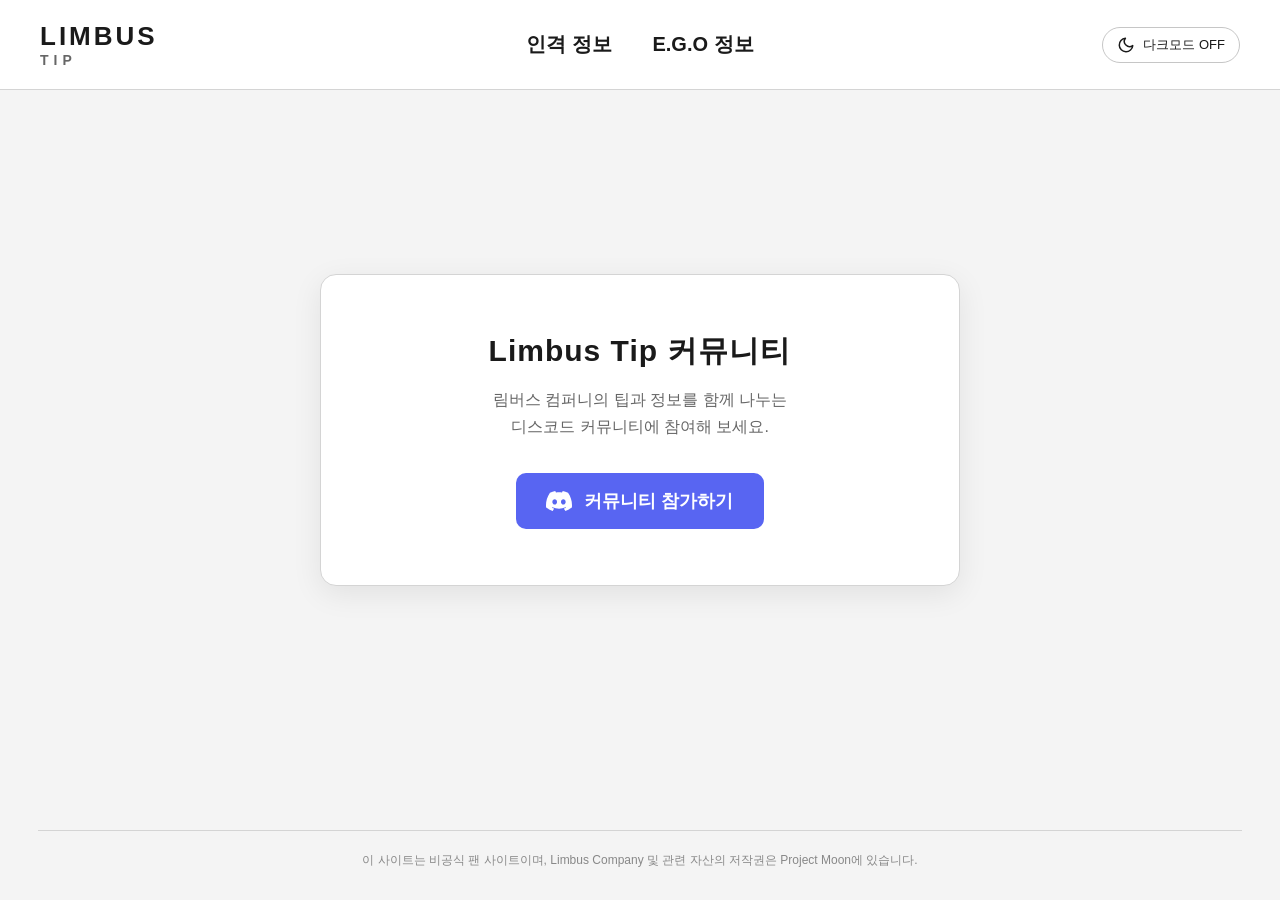
<file: index.html>
<!DOCTYPE html>
<html lang="ko">

<head>
<meta charset="UTF-8">
<meta name="viewport" content="width=device-width, initial-scale=1.0">
<title>Limbus Tip</title>
<link rel="icon" type="image/png" href="limbus-tip.png">

<!-- 다크모드는 화면이 그려지기 전에 먼저 적용해야 깜빡이지 않는다 -->
<!-- 파일 이름의 대소문자가 실제 파일(Theme.js / Theme.css)과 똑같아야 한다 -->
<script src="Theme.js"></script>
<link rel="stylesheet" href="Theme.css">
<link rel="stylesheet" href="style.css">
</head>

<body>

<header class="header">
    <!-- 로고 전체가 버튼: 누르면 메인으로 -->
    <a class="logo" href="/" aria-label="Limbus Tip 메인으로">
        LIMBUS
        <span>TIP</span>
    </a>

    <nav class="main-nav">
        <a href="Identity/">인격 정보</a>
        <a href="E.G.O/">E.G.O 정보</a>
    </nav>

    <div class="header-right">
        <button
            id="themeToggle"
            class="theme-toggle"
            type="button"
            role="switch"
            aria-checked="false"
            aria-label="다크모드"
        >
            <!-- 달 아이콘 (라이트 모드일 때 보임) -->
            <svg class="theme-icon icon-moon" viewBox="0 0 24 24" aria-hidden="true">
                <path d="M21 12.79A9 9 0 1 1 11.21 3 7 7 0 0 0 21 12.79z"></path>
            </svg>

            <!-- 해 아이콘 (다크 모드일 때 보임) -->
            <svg class="theme-icon icon-sun" viewBox="0 0 24 24" aria-hidden="true">
                <circle cx="12" cy="12" r="5"></circle>
                <line x1="12" y1="1" x2="12" y2="3"></line>
                <line x1="12" y1="21" x2="12" y2="23"></line>
                <line x1="4.22" y1="4.22" x2="5.64" y2="5.64"></line>
                <line x1="18.36" y1="18.36" x2="19.78" y2="19.78"></line>
                <line x1="1" y1="12" x2="3" y2="12"></line>
                <line x1="21" y1="12" x2="23" y2="12"></line>
                <line x1="4.22" y1="19.78" x2="5.64" y2="18.36"></line>
                <line x1="18.36" y1="5.64" x2="19.78" y2="4.22"></line>
            </svg>

            <span class="theme-toggle-label">다크모드 OFF</span>
        </button>
    </div>
</header>

<main class="container">

    <!-- 디스코드 커뮤니티 참가 화면 -->
    <section class="community">
        <h1 class="community-title">Limbus Tip 커뮤니티</h1>

        <p class="community-text">
            림버스 컴퍼니의 팁과 정보를 함께 나누는<br>
            디스코드 커뮤니티에 참여해 보세요.
        </p>

        <a
            class="discord-button"
            href="https://discord.gg/UQ99VPANHH"
            target="_blank"
            rel="noopener noreferrer"
        >
            <!-- 디스코드 아이콘 -->
            <svg class="discord-icon" viewBox="0 0 24 24" aria-hidden="true">
                <path d="M20.317 4.3698a19.7913 19.7913 0 00-4.8851-1.5152.0741.0741 0 00-.0785.0371c-.211.3753-.4447.8648-.6083 1.2495-1.8447-.2762-3.68-.2762-5.4868 0-.1636-.3933-.4058-.8742-.6177-1.2495a.077.077 0 00-.0785-.037 19.7363 19.7363 0 00-4.8852 1.515.0699.0699 0 00-.0321.0277C.5334 9.0458-.319 13.5799.0992 18.0578a.0824.0824 0 00.0312.0561c2.0528 1.5076 4.0413 2.4228 5.9929 3.0294a.0777.0777 0 00.0842-.0276c.4616-.6304.8731-1.2952 1.226-1.9942a.076.076 0 00-.0416-.1057c-.6528-.2476-1.2743-.5495-1.8722-.8923a.077.077 0 01-.0076-.1277c.1258-.0943.2517-.1923.3718-.2914a.0743.0743 0 01.0776-.0105c3.9278 1.7933 8.18 1.7933 12.0614 0a.0739.0739 0 01.0785.0095c.1202.099.246.1981.3728.2924a.077.077 0 01-.0066.1276 12.2986 12.2986 0 01-1.873.8914.0766.0766 0 00-.0407.1067c.3604.698.7719 1.3628 1.225 1.9932a.076.076 0 00.0842.0286c1.961-.6067 3.9495-1.5219 6.0023-3.0294a.077.077 0 00.0313-.0552c.5004-5.177-.8382-9.6739-3.5485-13.6604a.061.061 0 00-.0312-.0286zM8.02 15.3312c-1.1825 0-2.1569-1.0857-2.1569-2.419 0-1.3332.9555-2.4189 2.157-2.4189 1.2108 0 2.1757 1.0952 2.1568 2.419 0 1.3332-.9555 2.4189-2.1569 2.4189zm7.9748 0c-1.1825 0-2.1569-1.0857-2.1569-2.419 0-1.3332.9554-2.4189 2.1569-2.4189 1.2108 0 2.1757 1.0952 2.1568 2.419 0 1.3332-.946 2.4189-2.1568 2.4189Z"></path>
            </svg>
            커뮤니티 참가하기
        </a>
    </section>

</main>

<footer class="footer">
    이 사이트는 비공식 팬 사이트이며, Limbus Company 및 관련 자산의 저작권은 Project Moon에 있습니다.
</footer>

</body>
</html>
</file>
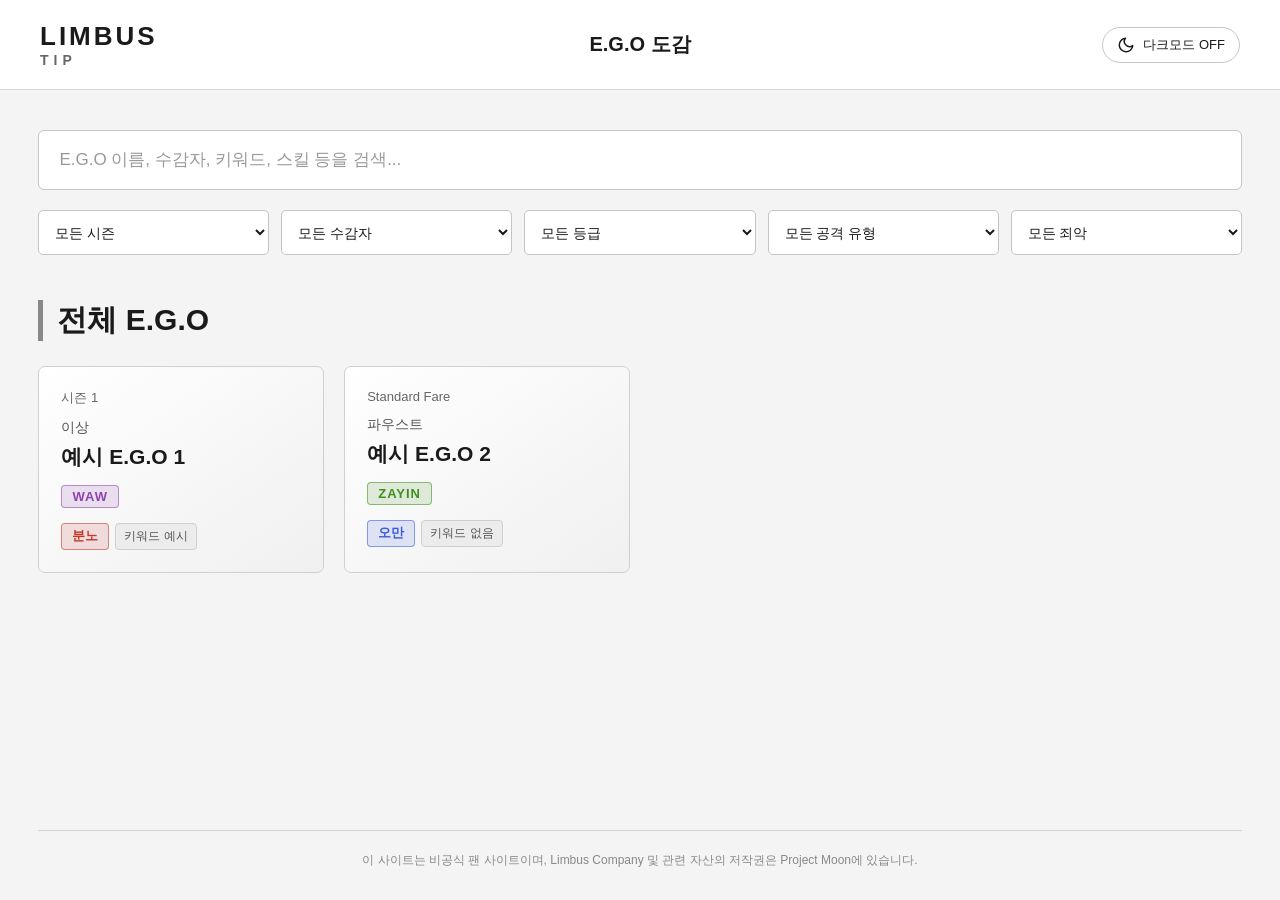
<file: E.G.O/index.html>
<!DOCTYPE html>
<html lang="ko">

<head>
<meta charset="UTF-8">
<meta name="viewport" content="width=device-width, initial-scale=1.0">
<title>Limbus Tip - E.G.O 도감</title>
<link rel="icon" type="image/png" href="../limbus-tip.png">

<!-- 다크모드는 화면이 그려지기 전에 먼저 적용해야 깜빡이지 않는다 -->
<!-- 파일 이름의 대소문자가 실제 파일(Theme.js / Theme.css)과 똑같아야 한다 -->
<script src="../Theme.js"></script>
<link rel="stylesheet" href="../Theme.css">
<link rel="stylesheet" href="style.css">
</head>

<body>

<header class="header">
    <!-- 로고 전체가 버튼: 누르면 메인으로 -->
    <a class="logo" href="/" aria-label="Limbus Tip 메인으로">
        LIMBUS
        <span>TIP</span>
    </a>

    <div class="header-title">E.G.O 도감</div>

    <div class="header-right">
        <button
            id="themeToggle"
            class="theme-toggle"
            type="button"
            role="switch"
            aria-checked="false"
            aria-label="다크모드"
        >
            <!-- 달 아이콘 (라이트 모드일 때 보임) -->
            <svg class="theme-icon icon-moon" viewBox="0 0 24 24" aria-hidden="true">
                <path d="M21 12.79A9 9 0 1 1 11.21 3 7 7 0 0 0 21 12.79z"></path>
            </svg>

            <!-- 해 아이콘 (다크 모드일 때 보임) -->
            <svg class="theme-icon icon-sun" viewBox="0 0 24 24" aria-hidden="true">
                <circle cx="12" cy="12" r="5"></circle>
                <line x1="12" y1="1" x2="12" y2="3"></line>
                <line x1="12" y1="21" x2="12" y2="23"></line>
                <line x1="4.22" y1="4.22" x2="5.64" y2="5.64"></line>
                <line x1="18.36" y1="18.36" x2="19.78" y2="19.78"></line>
                <line x1="1" y1="12" x2="3" y2="12"></line>
                <line x1="21" y1="12" x2="23" y2="12"></line>
                <line x1="4.22" y1="19.78" x2="5.64" y2="18.36"></line>
                <line x1="18.36" y1="5.64" x2="19.78" y2="4.22"></line>
            </svg>

            <span class="theme-toggle-label">다크모드 OFF</span>
        </button>
    </div>
</header>

<main class="container">

    <!-- 검색 -->
    <section class="search-section">
        <input
            type="text"
            id="searchInput"
            placeholder="E.G.O 이름, 수감자, 키워드, 스킬 등을 검색..."
        >
    </section>

    <!-- 필터 -->
    <section class="filter-section">

        <select id="seasonFilter">
            <option value="all">모든 시즌</option>
            <option value="시즌 1">시즌 1</option>
            <option value="시즌 2">시즌 2</option>
            <option value="시즌 3">시즌 3</option>
            <option value="시즌 4">시즌 4</option>
            <option value="시즌 5">시즌 5</option>
            <option value="시즌 6">시즌 6</option>
            <option value="시즌 7">시즌 7</option>
            <option value="시즌 8">시즌 8</option>
            <option value="Standard Fare">Standard Fare</option>
            <option value="Walpurgisnacht">Walpurgisnacht</option>
        </select>

        <select id="sinnerFilter">
            <option value="all">모든 수감자</option>
        </select>

        <select id="gradeFilter">
            <option value="all">모든 등급</option>
            <option value="ALEPH">ALEPH</option>
            <option value="WAW">WAW</option>
            <option value="HE">HE</option>
            <option value="TETH">TETH</option>
            <option value="ZAYIN">ZAYIN</option>
        </select>

        <select id="typeFilter">
            <option value="all">모든 공격 유형</option>
            <option value="참격">참격</option>
            <option value="관통">관통</option>
            <option value="타격">타격</option>
        </select>

        <select id="sinFilter">
            <option value="all">모든 죄악</option>
            <option value="분노">분노</option>
            <option value="색욕">색욕</option>
            <option value="나태">나태</option>
            <option value="탐식">탐식</option>
            <option value="우울">우울</option>
            <option value="오만">오만</option>
            <option value="질투">질투</option>
        </select>

    </section>

    <!-- E.G.O 목록 -->
    <section class="season-section">
        <h1 id="seasonTitle">전체 E.G.O</h1>

        <div id="egoGrid" class="ego-grid"></div>

        <div id="noResult" class="no-result hidden">
            검색 결과가 없습니다.
        </div>
    </section>

</main>

<footer class="footer">
    이 사이트는 비공식 팬 사이트이며, Limbus Company 및 관련 자산의 저작권은 Project Moon에 있습니다.
</footer>

<!-- 상세 정보 -->
<div id="detailModal" class="modal hidden">
    <div class="modal-background"></div>

    <div class="modal-content">
        <button id="closeModal" class="close-button" aria-label="닫기">
            ×
        </button>

        <div id="egoDetail"></div>
    </div>
</div>

<script src="data.js"></script>
<script src="script.js"></script>

</body>
</html>
</file>
<file: Theme.css>
/* =========================================
   공용: 다크모드 버튼 + 로고 버튼
   (메인 사이트와 인격 도감 둘 다 불러온다)
========================================= */

/* 로고 전체가 하나의 버튼(링크) */
a.logo {
  display: block;
  color: inherit;
  text-decoration: none;
  cursor: pointer;
}

a.logo:hover {
  opacity: 0.7;
}

a.logo:focus-visible {
  outline: 2px solid currentColor;
  outline-offset: 4px;
}

/* 다크모드 버튼 (아이콘 + 글자)
   라이트 모드에서는 달 아이콘, 다크 모드에서는 해 아이콘이 보인다 */
.theme-toggle {
  display: inline-flex;
  align-items: center;
  gap: 8px;
  padding: 8px 14px;
  border: 1px solid rgba(128, 128, 128, 0.45);
  border-radius: 999px;
  background: transparent;
  color: inherit;
  font: inherit;
  font-size: 13px;
  cursor: pointer;
  transition: background 0.2s, border-color 0.2s;
}

.theme-toggle:hover {
  background: rgba(128, 128, 128, 0.18);
}

.theme-toggle:focus-visible {
  outline: 2px solid currentColor;
  outline-offset: 2px;
}

.theme-icon {
  width: 18px;
  height: 18px;
  flex-shrink: 0;
  fill: none;
  stroke: currentColor;
  stroke-width: 2;
  stroke-linecap: round;
  stroke-linejoin: round;
}

.theme-icon.icon-sun {
  display: none;
}

:root[data-theme="dark"] .theme-icon.icon-sun {
  display: block;
}

:root[data-theme="dark"] .theme-icon.icon-moon {
  display: none;
}

.theme-toggle-label {
  white-space: nowrap;
}

@media (max-width: 700px) {
  .theme-toggle {
    padding: 8px;
  }

  .theme-toggle-label {
    display: none;
  }
}
</file>
<file: style.css>
* {
  box-sizing: border-box;
}

/* =========================
   색상 (라이트가 기본, 다크는 data-theme="dark")
========================= */

:root {
  --bg: #f4f4f4;
  --text: #1a1a1a;
  --header-bg: #ffffff;
  --border: #d4d4d4;
  --muted: #666666;
  --footer-text: #888888;
  --card-shadow: 0 8px 30px rgba(0, 0, 0, 0.08);
}

:root[data-theme="dark"] {
  --bg: #101010;
  --text: #eeeeee;
  --header-bg: #171717;
  --border: #383838;
  --muted: #a8a8a8;
  --footer-text: #666666;
  --card-shadow: 0 8px 30px rgba(0, 0, 0, 0.5);
}

body {
  margin: 0;
  min-height: 100vh;
  display: flex;
  flex-direction: column;
  font-family: Arial, "Noto Sans KR", sans-serif;
  background: var(--bg);
  color: var(--text);
  transition: background 0.2s, color 0.2s;
}

/* =========================
   헤더 (왼쪽 로고 / 가운데 메뉴 / 오른쪽 다크모드 버튼)
========================= */

.header {
  width: 100%;
  height: 90px;
  display: grid;
  grid-template-columns: 1fr auto 1fr;
  align-items: center;
  padding: 0 40px;
  background: var(--header-bg);
  border-bottom: 1px solid var(--border);
  position: sticky;
  top: 0;
  z-index: 100;
  transition: background 0.2s, border-color 0.2s;
}

.logo {
  justify-self: start;
  font-size: 26px;
  font-weight: 900;
  letter-spacing: 3px;
  color: var(--text);
}

.logo span {
  color: var(--muted);
  font-size: 14px;
  display: block;
  letter-spacing: 5px;
}

.main-nav a {
  display: inline-block;
  padding: 10px 18px;
  font-size: 20px;
  font-weight: bold;
  color: var(--text);
  text-decoration: none;
  border-radius: 6px;
}

.main-nav a:hover {
  background: rgba(128, 128, 128, 0.18);
}

.header-right {
  justify-self: end;
  color: var(--text);
}

/* =========================
   본문
========================= */

.container {
  width: min(1400px, 94%);
  margin: 40px auto;
  flex: 1;
  display: flex;
  align-items: center;
  justify-content: center;
}

/* =========================
   디스코드 커뮤니티 참가 화면
========================= */

.community {
  width: min(640px, 100%);
  padding: 56px 32px;
  text-align: center;
  background: var(--header-bg);
  border: 1px solid var(--border);
  border-radius: 16px;
  box-shadow: var(--card-shadow);
  transition: background 0.2s, border-color 0.2s;
}

.community-title {
  margin: 0 0 14px;
  font-size: 30px;
  font-weight: 900;
  letter-spacing: 1px;
}

.community-text {
  margin: 0 0 32px;
  font-size: 16px;
  line-height: 1.7;
  color: var(--muted);
}

.discord-button {
  display: inline-flex;
  align-items: center;
  gap: 12px;
  padding: 15px 30px;
  border-radius: 10px;
  background: #5865f2;
  color: #ffffff;
  font-size: 18px;
  font-weight: bold;
  text-decoration: none;
  transition: background 0.2s, transform 0.15s;
}

.discord-button:hover {
  background: #4752c4;
  transform: translateY(-2px);
}

.discord-button:focus-visible {
  outline: 3px solid currentColor;
  outline-offset: 3px;
}

.discord-icon {
  width: 26px;
  height: 26px;
  fill: currentColor;
  flex-shrink: 0;
}

/* =========================
   푸터
========================= */

.footer {
  width: min(1400px, 94%);
  margin: 60px auto 30px;
  padding-top: 20px;
  border-top: 1px solid var(--border);
  text-align: center;
  color: var(--footer-text);
  font-size: 12px;
  line-height: 1.6;
}

/* =========================
   모바일
========================= */

@media (max-width: 700px) {
  .header {
    height: 75px;
    padding: 0 18px;
  }

  .logo {
    font-size: 20px;
  }

  .main-nav a {
    font-size: 16px;
    padding: 8px 10px;
  }

  .community {
    padding: 40px 20px;
  }

  .community-title {
    font-size: 24px;
  }

  .discord-button {
    font-size: 16px;
    padding: 13px 22px;
  }
}
</file>
<file: E.G.O/style.css>
* {
    box-sizing: border-box;
}

/* =========================
   색상 (라이트가 기본, 다크는 data-theme="dark")
   메인 사이트 style.css 와 같은 변수 이름을 사용한다.
========================= */

:root {
    --bg: #f4f4f4;
    --text: #1a1a1a;
    --header-bg: #ffffff;
    --border: #d4d4d4;
    --muted: #666666;
    --footer-text: #888888;

    --input-bg: #ffffff;
    --input-border: #c4c4c4;
    --input-focus: #777777;
    --placeholder: #999999;

    --card-from: #ffffff;
    --card-to: #f0f0f0;
    --card-hover-from: #ffffff;
    --card-hover-to: #e8e8e8;
    --card-border: #d0d0d0;
    --card-hover-border: #888888;

    --sub-text: #555555;
    --body-text: #333333;
    --accent: #888888;

    --tag-bg: #ececec;
    --tag-border: #cfcfcf;
    --tag-text: #555555;

    --modal-bg: #ffffff;
    --modal-border: #cccccc;
    --overlay: rgba(0, 0, 0, 0.55);
    --panel-bg: #f7f7f7;
    --panel-border: #dddddd;
    --inner-bg: #ffffff;
    --image-bg: #e6e6e6;

    /* 죄악 */
    --wrath: #c0392b;
    --lust: #c8651b;
    --sloth: #a68b00;
    --gluttony: #3f8f1f;
    --gloom: #178a8a;
    --pride: #3b5bdb;
    --envy: #8e44ad;

    /* 공격 타입 */
    --slash: #a8741a;
    --pierce: #1f78a3;
    --blunt: #b03a3a;
    --defense: #3f8f1f;

    /* 등급 */
    --g-zayin: #3f8f1f;
    --g-teth: #a68b00;
    --g-he: #1f78a3;
    --g-waw: #8e44ad;
    --g-aleph: #c0392b;

    /* 특이사항 */
    --note: #8a6d1a;
}

:root[data-theme="dark"] {
    --bg: #101010;
    --text: #eeeeee;
    --header-bg: #171717;
    --border: #383838;
    --muted: #a8a8a8;
    --footer-text: #666666;

    --input-bg: #1c1c1c;
    --input-border: #444444;
    --input-focus: #888888;
    --placeholder: #777777;

    --card-from: #242424;
    --card-to: #171717;
    --card-hover-from: #303030;
    --card-hover-to: #1a1a1a;
    --card-border: #3c3c3c;
    --card-hover-border: #858585;

    --sub-text: #aaaaaa;
    --body-text: #cccccc;
    --accent: #999999;

    --tag-bg: #303030;
    --tag-border: #4a4a4a;
    --tag-text: #bbbbbb;

    --modal-bg: #181818;
    --modal-border: #444444;
    --overlay: rgba(0, 0, 0, 0.82);
    --panel-bg: #202020;
    --panel-border: #383838;
    --inner-bg: #292929;
    --image-bg: #0b0b0b;

    --wrath: #ff7b6b;
    --lust: #ff9d57;
    --sloth: #f0d44f;
    --gluttony: #8fd96a;
    --gloom: #5fd3d3;
    --pride: #7f9cff;
    --envy: #c78bff;

    --slash: #e8b45c;
    --pierce: #7fc4e8;
    --blunt: #e88a8a;
    --defense: #a9d8a0;

    --g-zayin: #8fd96a;
    --g-teth: #f0d44f;
    --g-he: #7fc4e8;
    --g-waw: #c78bff;
    --g-aleph: #ff7b6b;

    --note: #e6cf8a;
}

body {
    margin: 0;
    min-height: 100vh;
    display: flex;
    flex-direction: column;
    font-family: Arial, "Noto Sans KR", sans-serif;
    background: var(--bg);
    color: var(--text);
    transition: background 0.2s, color 0.2s;
}

/* =========================
   헤더 (왼쪽 로고 / 가운데 제목 / 오른쪽 다크모드)
========================= */

.header {
    width: 100%;
    height: 90px;
    display: grid;
    grid-template-columns: 1fr auto 1fr;
    align-items: center;
    padding: 0 40px;
    background: var(--header-bg);
    border-bottom: 1px solid var(--border);
    position: sticky;
    top: 0;
    z-index: 100;
    transition: background 0.2s, border-color 0.2s;
}

.logo {
    justify-self: start;
    font-size: 26px;
    font-weight: 900;
    letter-spacing: 3px;
    color: var(--text);
}

.logo span {
    color: var(--muted);
    font-size: 14px;
    display: block;
    letter-spacing: 5px;
}

.header-title {
    font-size: 20px;
    font-weight: bold;
    color: var(--text);
}

.header-right {
    justify-self: end;
    color: var(--text);
}

/* 다크모드 스위치 아이콘 (Theme.css에 없어도 보이도록) */
.theme-icon {
    width: 18px;
    height: 18px;
    flex-shrink: 0;
    fill: none;
    stroke: currentColor;
    stroke-width: 2;
    stroke-linecap: round;
    stroke-linejoin: round;
}

.theme-icon.icon-sun {
    display: none;
}

:root[data-theme="dark"] .theme-icon.icon-sun {
    display: inline-block;
}

:root[data-theme="dark"] .theme-icon.icon-moon {
    display: none;
}

/* =========================
   전체
========================= */

.container {
    width: min(1400px, 94%);
    margin: 40px auto;
    flex: 1;
}

/* =========================
   검색
========================= */

.search-section {
    margin-bottom: 20px;
}

#searchInput {
    width: 100%;
    height: 60px;
    padding: 0 20px;
    border: 1px solid var(--input-border);
    border-radius: 6px;
    background: var(--input-bg);
    color: var(--text);
    font-size: 17px;
    outline: none;
}

#searchInput:focus {
    border-color: var(--input-focus);
}

#searchInput::placeholder {
    color: var(--placeholder);
}

/* =========================
   필터
========================= */

.filter-section {
    display: grid;
    grid-template-columns: repeat(5, 1fr);
    gap: 12px;
    margin-bottom: 45px;
}

.filter-section select {
    height: 45px;
    padding: 0 12px;
    border: 1px solid var(--input-border);
    border-radius: 5px;
    background: var(--input-bg);
    color: var(--text);
    font-size: 14px;
    outline: none;
}

.filter-section select:focus {
    border-color: var(--input-focus);
}

/* =========================
   제목
========================= */

.season-section h1 {
    margin-bottom: 25px;
    font-size: 30px;
    border-left: 5px solid var(--accent);
    padding-left: 14px;
}

/* =========================
   E.G.O 카드
========================= */

.ego-grid {
    display: grid;
    grid-template-columns: repeat(auto-fill, minmax(250px, 1fr));
    gap: 20px;
}

.ego-card {
    background: linear-gradient(145deg, var(--card-from), var(--card-to));
    border: 1px solid var(--card-border);
    border-radius: 7px;
    padding: 22px;
    cursor: pointer;
    transition:
        transform 0.18s,
        border-color 0.18s,
        background 0.18s;
}

.ego-card:hover {
    transform: translateY(-5px);
    border-color: var(--card-hover-border);
    background: linear-gradient(145deg, var(--card-hover-from), var(--card-hover-to));
}

.ego-season {
    color: var(--muted);
    font-size: 13px;
    margin-bottom: 12px;
}

.ego-sinner {
    color: var(--sub-text);
    font-size: 14px;
    margin-bottom: 6px;
}

.ego-name {
    font-size: 21px;
    font-weight: bold;
    margin-bottom: 14px;
}

.ego-grade {
    margin-bottom: 15px;
}

.ego-tags {
    display: flex;
    flex-wrap: wrap;
    gap: 6px;
}

.tag {
    background: var(--tag-bg);
    border: 1px solid var(--tag-border);
    border-radius: 4px;
    padding: 4px 8px;
    font-size: 12px;
    color: var(--tag-text);
}

/* =========================
   결과 없음
========================= */

.no-result {
    padding: 70px 20px;
    text-align: center;
    color: var(--muted);
    font-size: 18px;
}

.hidden {
    display: none !important;
}

/* =========================
   푸터
========================= */

.footer {
    width: min(1400px, 94%);
    margin: 60px auto 30px;
    padding-top: 20px;
    border-top: 1px solid var(--border);
    text-align: center;
    color: var(--footer-text);
    font-size: 12px;
    line-height: 1.6;
}

/* =========================
   모달
========================= */

.modal {
    position: fixed;
    inset: 0;
    z-index: 1000;
    display: flex;
    justify-content: center;
    align-items: center;
    padding: 20px;
}

.modal-background {
    position: absolute;
    inset: 0;
    background: var(--overlay);
}

.modal-content {
    position: relative;
    width: min(1000px, 100%);
    max-height: 90vh;
    overflow-y: auto;
    background: var(--modal-bg);
    border: 1px solid var(--modal-border);
    border-radius: 8px;
    padding: 35px;
    z-index: 2;
}

.close-button {
    position: absolute;
    top: 12px;
    right: 15px;
    width: 40px;
    height: 40px;
    border: none;
    background: transparent;
    color: var(--muted);
    font-size: 30px;
    cursor: pointer;
    z-index: 3;
}

.close-button:hover {
    color: var(--text);
}

body.modal-open {
    overflow: hidden;
}

/* =========================
   상세 정보
========================= */

.detail-header {
    border-bottom: 1px solid var(--card-border);
    padding-bottom: 25px;
    margin-bottom: 30px;
}

.detail-season {
    color: var(--muted);
    font-size: 14px;
}

.detail-sinner {
    margin-top: 8px;
    color: var(--sub-text);
}

.detail-name {
    margin: 8px 0 12px;
    font-size: 34px;
}

.detail-section {
    margin-top: 30px;
}

.detail-section h3 {
    font-size: 21px;
    margin-top: 0;
    margin-bottom: 15px;
    border-left: 4px solid var(--accent);
    padding-left: 10px;
}

.detail-keywords,
.detail-attack-types,
.detail-sins {
    display: flex;
    flex-wrap: wrap;
    gap: 8px;
}

.empty-detail {
    padding: 25px;
    text-align: center;
    color: var(--muted);
    background: var(--panel-bg);
    border: 1px dashed var(--panel-border);
    border-radius: 6px;
}

/* =========================
   등급 / 공격 타입 / 죄악 배지
   (--c 색에서 배경과 테두리를 자동으로 만든다)
========================= */

.grade-badge,
.skill-type,
.sin-badge {
    --c: var(--body-text);

    display: inline-block;
    padding: 3px 10px;
    border-radius: 4px;
    border: 1px solid color-mix(in srgb, var(--c) 55%, transparent);
    background: color-mix(in srgb, var(--c) 14%, transparent);
    color: var(--c);
    font-size: 13px;
    font-weight: bold;
}

.grade-badge {
    letter-spacing: 1px;
}

.grade-badge.zayin { --c: var(--g-zayin); }
.grade-badge.teth  { --c: var(--g-teth); }
.grade-badge.he    { --c: var(--g-he); }
.grade-badge.waw   { --c: var(--g-waw); }
.grade-badge.aleph { --c: var(--g-aleph); }

.skill-type.slash   { --c: var(--slash); }
.skill-type.pierce  { --c: var(--pierce); }
.skill-type.blunt   { --c: var(--blunt); }
.skill-type.defense { --c: var(--defense); }

.sin-badge.wrath    { --c: var(--wrath); }
.sin-badge.lust     { --c: var(--lust); }
.sin-badge.sloth    { --c: var(--sloth); }
.sin-badge.gluttony { --c: var(--gluttony); }
.sin-badge.gloom    { --c: var(--gloom); }
.sin-badge.pride    { --c: var(--pride); }
.sin-badge.envy     { --c: var(--envy); }

/* =========================
   스킬
========================= */

.detail-skill {
    margin-bottom: 20px;
    padding: 20px;
    background: var(--panel-bg);
    border: 1px solid var(--panel-border);
    border-radius: 6px;
}

.skill-header {
    display: flex;
    align-items: baseline;
    flex-wrap: wrap;
    gap: 12px;
    margin-bottom: 12px;
}

.skill-number {
    color: var(--muted);
    font-size: 13px;
}

.skill-name {
    font-size: 19px;
    font-weight: bold;
}

.skill-info {
    display: flex;
    flex-wrap: wrap;
    align-items: center;
    gap: 14px;
    color: var(--sub-text);
    font-size: 14px;
    margin-bottom: 15px;
}

/* 자원 소모 */
.skill-cost {
    display: flex;
    flex-wrap: wrap;
    align-items: center;
    gap: 8px;
    margin-bottom: 15px;
}

.skill-cost-title {
    color: var(--muted);
    font-size: 13px;
    margin-right: 2px;
}

.cost-chip {
    display: inline-block;
    padding: 3px 10px;
    border-radius: 4px;
    border: 1px solid var(--tag-border);
    background: var(--tag-bg);
    color: var(--tag-text);
    font-size: 13px;
    font-weight: bold;
}

.skill-description {
    color: var(--body-text);
    line-height: 1.7;
    white-space: pre-line;
    margin-bottom: 15px;
}

.coins-title {
    margin-bottom: 8px;
    color: var(--muted);
    font-size: 13px;
}

.coin {
    padding: 12px;
    margin-top: 8px;
    background: var(--inner-bg);
    border: 1px solid var(--panel-border);
    border-radius: 5px;
}

.coin-number {
    font-weight: bold;
    margin-bottom: 5px;
}

.coin-power {
    color: var(--text);
    font-size: 14px;
    margin-bottom: 5px;
}

.coin-effect {
    color: var(--body-text);
    font-size: 13px;
    line-height: 1.6;
    white-space: pre-line;
}

/* =========================
   특이사항 (notes)
========================= */

.skill-notes {
    display: flex;
    flex-wrap: wrap;
    gap: 8px;
    margin: 0 0 15px;
}

.note-chip {
    padding: 4px 10px;
    border-radius: 4px;
    border: 1px solid color-mix(in srgb, var(--note) 55%, transparent);
    background: color-mix(in srgb, var(--note) 14%, transparent);
    color: var(--note);
    font-size: 13px;
    line-height: 1.5;
    white-space: pre-line;
}

/* =========================
   패시브
========================= */

.passive-box {
    padding: 20px;
    background: var(--panel-bg);
    border: 1px solid var(--panel-border);
    border-radius: 6px;
    color: var(--body-text);
    line-height: 1.7;
    white-space: pre-line;
}

/* =========================
   이미지
========================= */

.ego-image-container {
    width: 100%;
    height: 280px;
    overflow: hidden;
    margin-bottom: 15px;
    border-radius: 6px;
    background: var(--image-bg);
    display: flex;
    justify-content: center;
    align-items: center;
}

.ego-image {
    width: 100%;
    height: 100%;
    display: block;
    object-fit: cover;
    object-position: center center;
    border-radius: 6px;
}

.detail-image-container {
    width: 100%;
    max-height: 500px;
    overflow: hidden;
    margin-bottom: 20px;
    border-radius: 8px;
    background: var(--image-bg);
    display: flex;
    justify-content: center;
    align-items: center;
}

.detail-image {
    width: 100%;
    max-height: 500px;
    display: block;
    object-fit: cover;
    object-position: center center;
    border-radius: 8px;
}

/* =========================
   모바일
========================= */

@media (max-width: 700px) {

    .header {
        height: 75px;
        padding: 0 18px;
    }

    .logo {
        font-size: 20px;
    }

    .header-title {
        font-size: 15px;
    }

    .container {
        width: 92%;
        margin-top: 25px;
    }

    .filter-section {
        grid-template-columns: repeat(2, 1fr);
    }

    .filter-section select {
        min-width: 0;
    }

    .ego-grid {
        grid-template-columns: repeat(2, 1fr);
        gap: 10px;
    }

    .ego-card {
        padding: 15px;
    }

    .ego-name {
        font-size: 17px;
    }

    .ego-image-container {
        height: 180px;
    }

    .modal-content {
        padding: 22px;
    }

    .detail-name {
        font-size: 27px;
    }
}

@media (max-width: 430px) {

    .ego-grid {
        grid-template-columns: 1fr;
    }

    .filter-section {
        grid-template-columns: 1fr;
    }
}
</file>
